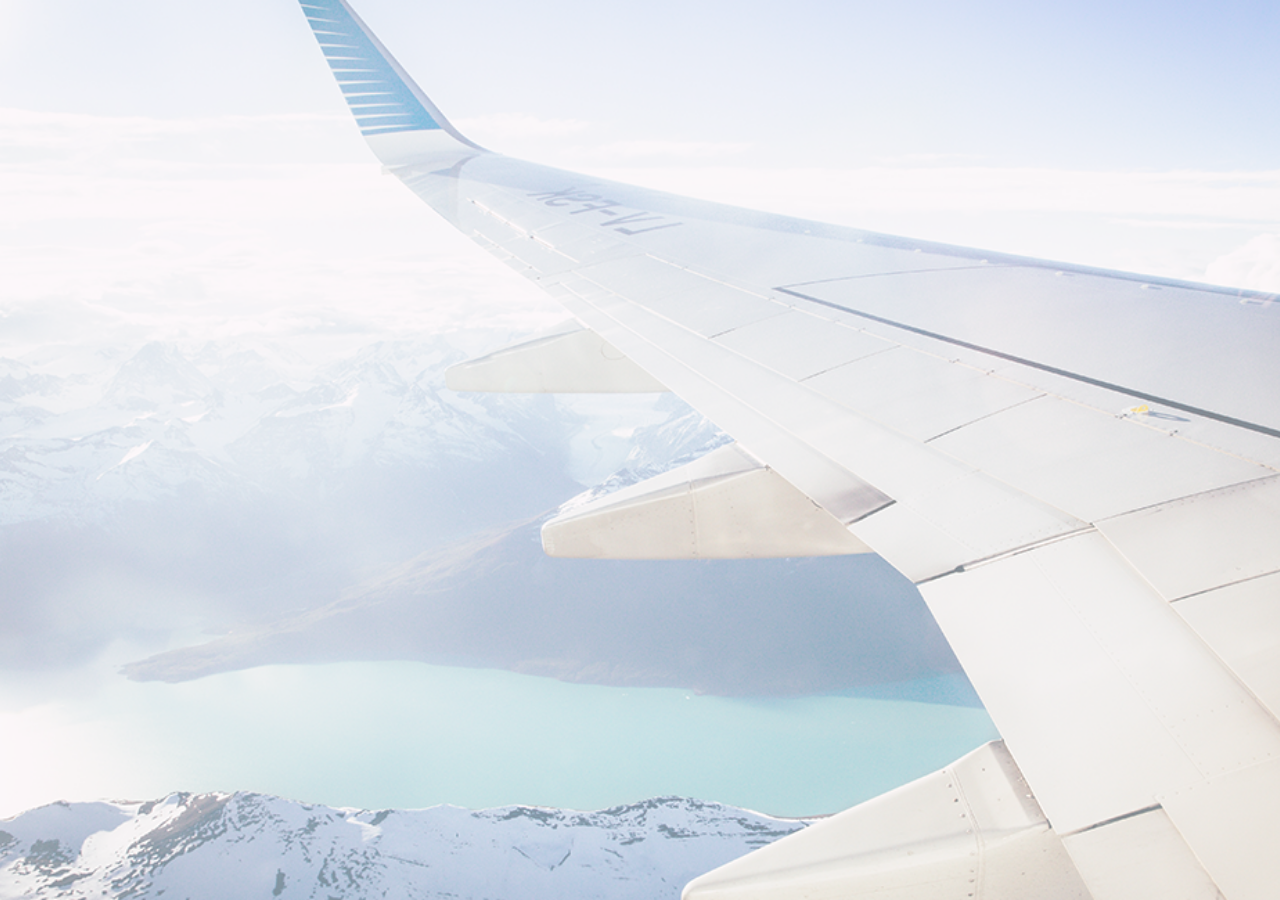
<file: index.html>
<!DOCTYPE html>
<html lang="ru">

<head>
  <meta charset="UTF-8">
  <meta name="viewport" content="width=1100, initial-scale=1.0">
  <meta http-equiv="X-UA-Compatible" content="ie=edge">
  <title>AIR PLANET - главная страница</title>
  <link rel="stylesheet" href="./css/intro.css">
</head>

<body>
  <div class="wrapper">
    <section class="intro">
      <div class="container intro__container">
        <div class="intro__block">
          <div class="intro__logo">
            <img src="./img/logo_intro.png" alt="" class="intro__img">
          </div>
          <a href="./main.html" class="intro__btn">Перейти на сайт</a>
        </div>
      </div>
    </section>
  </div>
</body>

</html>
</file>
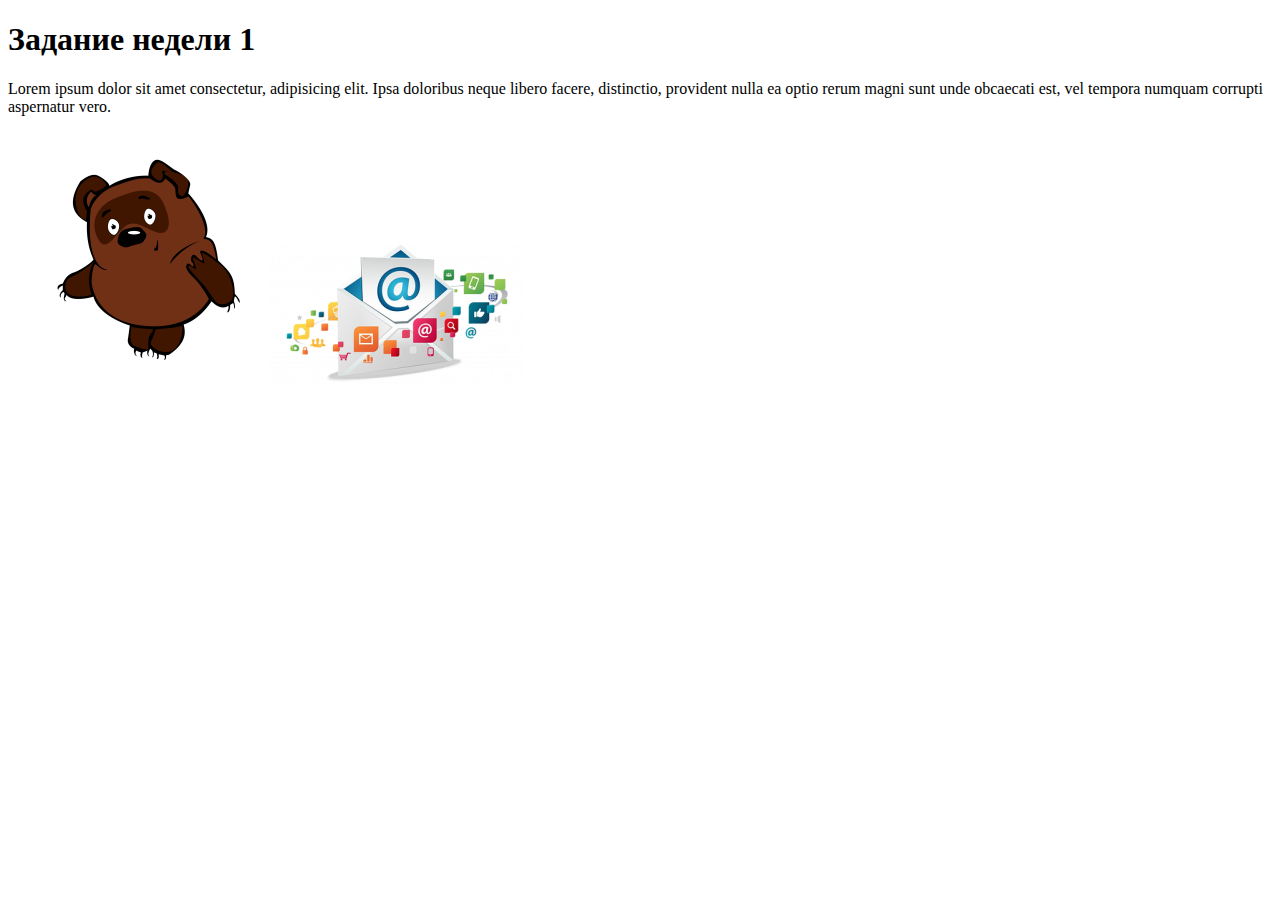
<file: folder/inner/index.html>
<!DOCTYPE html>
<html lang="ru">

<head>
    <meta charset="UTF-8">
    <title>Задание недели 1</title>
</head>

<body>
    <h1>Задание недели 1</h1>
    <p>Lorem ipsum dolor sit amet consectetur, adipisicing elit. Ipsa doloribus neque libero facere, distinctio, provident nulla ea optio rerum magni sunt unde obcaecati est, vel tempora numquam corrupti aspernatur vero.</p>
    <img src="/img/img1.png" alt="Картинка 1">
    <img src="../../img/img2.png" alt="Картинка 2">
</body>

</html>
</file>
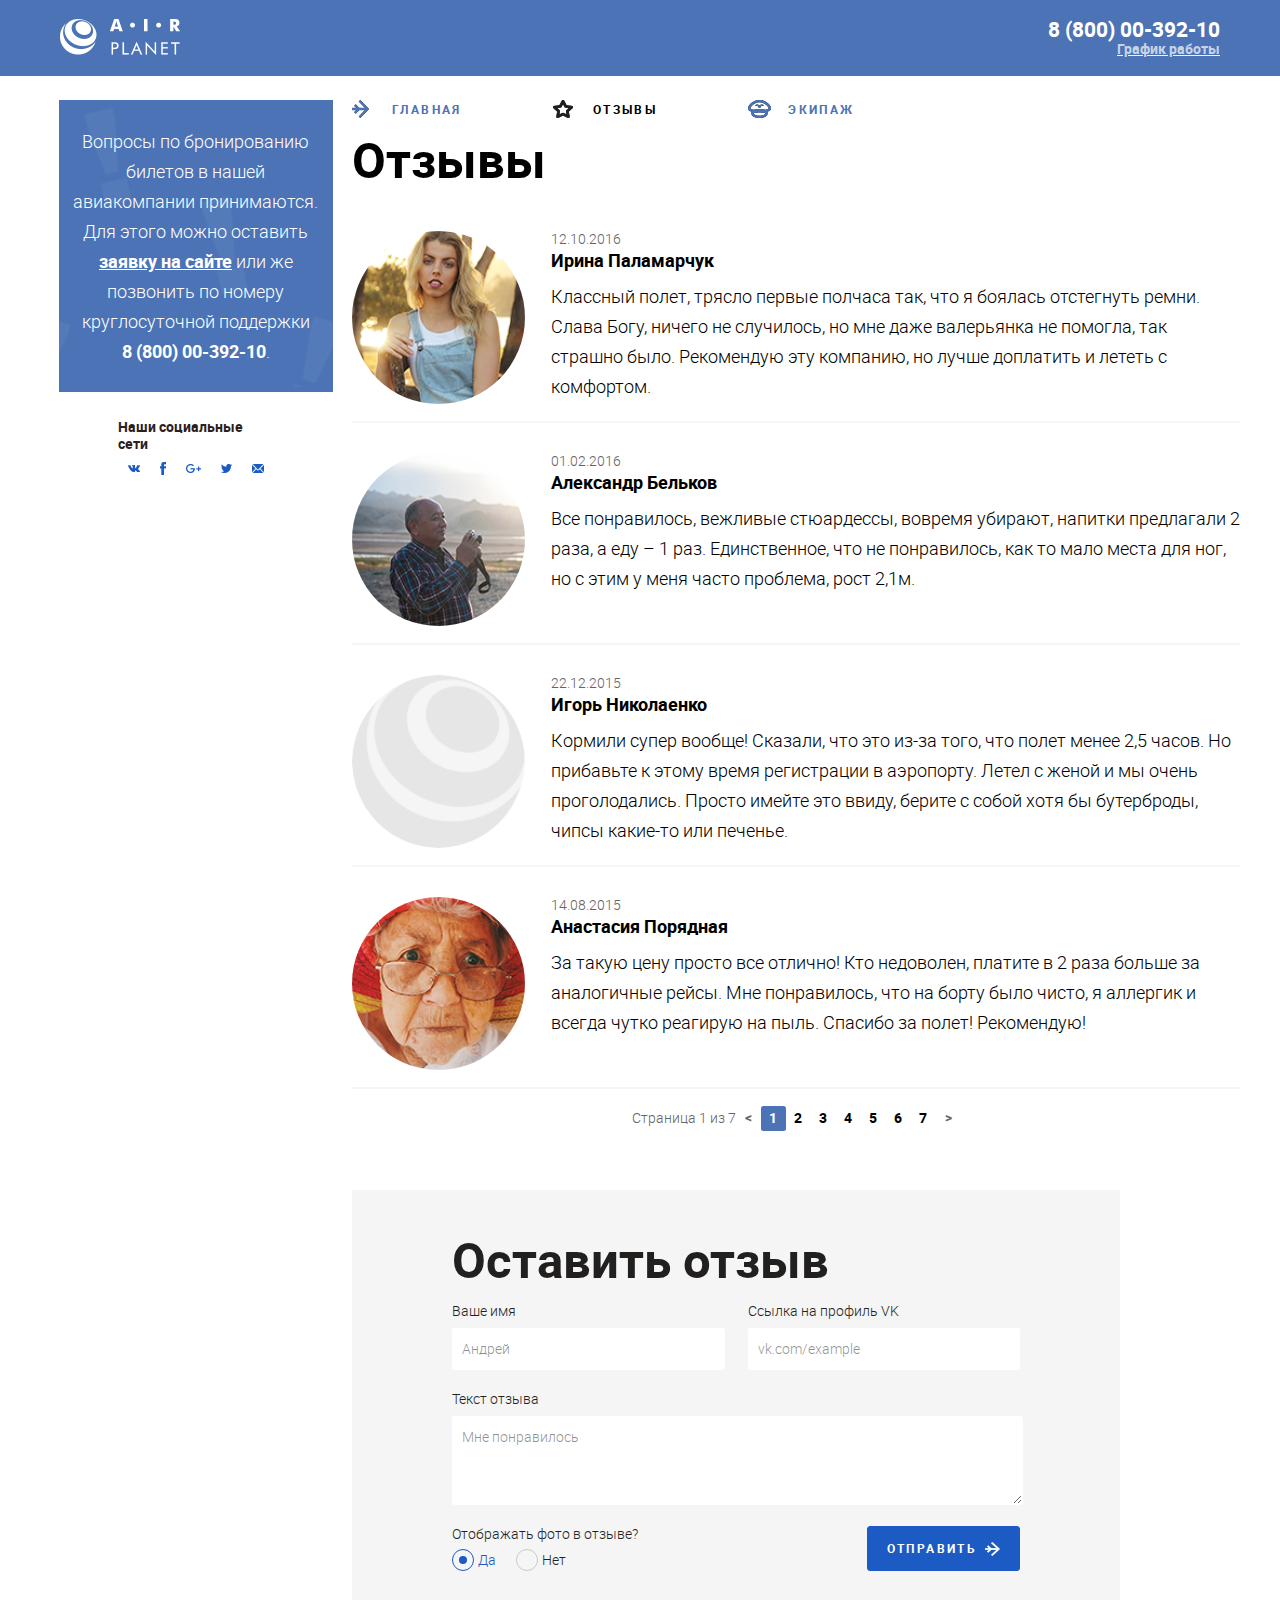
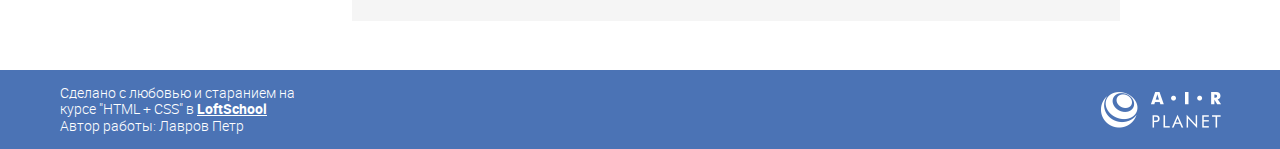
<file: comments.html>
<!DOCTYPE html>
<html lang="ru">

<head>
  <meta charset="UTF-8">
  <meta name="viewport" content="width=1100, initial-scale=1.0">
  <meta http-equiv="X-UA-Compatible" content="ie=edge">
  <title>AIR PLANET - страница отзывов</title>
  <link rel="stylesheet" href="./css/comments.css">
</head>

<body>
  <div class="wrapper">
    <header class="header">
      <div class="container header__container">
        <a href="./" class="logo">
          <img src="./img/airplanet_logo.png" class="logo__pic" alt="Логотип air planet">
        </a>
        <address class="contacts">
          <a href="tel:+7800039210" class="contacts__phone">8 (800) 00-392-10</a>
          <div class="contacts__schedule">
            <u>График работы</u>
            <div class="contacts__dropdown-menu">
              <div class="contacts__dropdown-hours">пн-вс: 09:00-20:00</div>
              <div class="contacts__dropdown-lunch">обед: 14:00-14:30</div>
            </div>
          </div>
        </address>
      </div>
    </header>
    <main class="page-content">
      <div class="container page-content__container">
        <aside class="sidebar">
          <section class="support">
            <div class="container support__container">
              <div class="support__block">
                <p class="support__msg">
                  Вопросы по бронированию билетов в нашей авиакомпании принимаются. Для этого можно
                  оставить <span class="support__msg-hint">заявку на
                    сайте</span> или же позвонить по номеру круглосуточной поддержки <br><span
                    class="support__msg-number">8
                    (800)
                    00-392-10</span>.
                  </br>
              </div>
            </div>
          </section>
          <div class="social-nets">
            <div class="social-nets__title">Наши социальные сети</div>
            <ul class="social-nets__links">
              <li class="social-nets__item">
                <a href="https://vk.com/lavrovpeter" class="social-nets__vk-link"></a>
              </li>
              <li class="social-nets__item">
                <a href="#" class="social-nets__fb-link"></a>
              </li>
              <li class="social-nets__item">
                <a href="#" class="social-nets__gplus-link"></a>
              </li>
              <li class="social-nets__item">
                <a href="#" class="social-nets__twitter-link"></a>
              </li>
              <li class="social-nets__item">
                <a href="#" class="social-nets__mail-link"></a>
              </li>
            </ul>
          </div>
        </aside>

        <div class="main-content">
          <ul class="nav__list">
            <li class="nav__item">
              <a href="./main.html" class="nav__page-link nav__page-link--main--icon">ГЛАВНАЯ</a>
            </li>
            <li class="nav__item nav__item--active">
              <a href="#" class="nav__page-link nav__page-link--feed--icon">ОТЗЫВЫ</a>
            </li>
            <li class="nav__item">
              <a href="./team.html" class="nav__page-link nav__page-link--team--icon">ЭКИПАЖ</a>
            </li>
          </ul>
          <section class="comments">
            <h2 class="comments__title">Отзывы</h2>
            <ul class="comments__posts">
              <li class="comments__post">
                <div class="comments__pic-container">
                  <img src="./img/irina.png" alt="Ирина Паламарчук" class="comments__pic">
                </div>
                <div class="comments__post-item">
                  <div class="comments__post-date">12.10.2016</div>
                  <h3 class="comments__post-subject">Ирина Паламарчук</h3>
                  <p class="comments__post-text">Классный полет, трясло первые полчаса так, что я боялась отстегнуть
                    ремни.
                    Слава Богу, ничего не случилось, но мне даже валерьянка не помогла, так страшно было. Рекомендую эту
                    компанию, но лучше доплатить и лететь с комфортом.</p>
                </div>
              </li>
              <li class="comments__post">
                <div class="comments__pic-container">
                  <img src="./img/alex.png" alt="Александр Бельков" class="comments__pic">
                </div>
                <div class="comments__post-item">
                  <div class="comments__post-date">01.02.2016</div>
                  <h3 class="comments__post-subject">Александр Бельков</h3>
                  <p class="comments__post-text">Все понравилось, вежливые стюардессы, вовремя убирают, напитки
                    предлагали 2
                    раза, а еду – 1 раз. Единственное, что не понравилось, как то мало места для ног, но с этим у меня
                    часто проблема, рост 2,1м.</p>
                </div>
              </li>
              <li class="comments__post">
                <div class="comments__pic-container">
                  <img src="./img/igor.png" alt="Игорь Николаенко" class="comments__pic">
                </div>
                <div class="comments__post-item">
                  <div class="comments__post-date">22.12.2015</div>
                  <h3 class="comments__post-subject">Игорь Николаенко</h3>
                  <p class="comments__post-text">Кормили супер вообще! Сказали, что это из-за того, что полет менее 2,5
                    часов. Но прибавьте к этому время регистрации в аэропорту. Летел с женой и мы очень проголодались.
                    Просто имейте это ввиду, берите с собой хотя бы бутерброды, чипсы какие-то или печенье.</p>
                </div>
              </li>
              <li class="comments__post">
                <div class="comments__pic-container">
                  <img src="./img/nastya.png" alt="Анастасия Порядная" class="comments__pic">
                </div>
                <div class="comments__post-item">
                  <div class="comments__post-date">14.08.2015</div>
                  <h3 class="comments__post-subject">Анастасия Порядная</h3>
                  <p class="comments__post-text">За такую цену просто все отлично! Кто недоволен, платите в 2 раза
                    больше за
                    аналогичные рейсы. Мне понравилось, что на борту было чисто, я аллергик и всегда чутко реагирую на
                    пыль. Спасибо за полет! Рекомендую!</p>
                </div>
              </li>
            </ul>
          </section>
          <div class="pagination">
            <div class="container pagination__container">
              <div class="pagination__display"><span class="pagination__display-text">Cтраница 1 из 7</span></div>
              <div class="pagination__item-arrow">
                <a href="#" class="pagination__button">&lt;</a>
              </div>
              <ul class="pagination__list">
                <li class="pagination__item  pagination__item--active">
                  <a href="#" class="pagination__link">1</a>
                </li>
                <li class="pagination__item">
                  <a href="#" class="pagination__link">2</a>
                </li>
                <li class="pagination__item">
                  <a href="#" class="pagination__link">3</a>
                </li>
                <li class="pagination__item">
                  <a href="#" class="pagination__link">4</a>
                </li>
                <li class="pagination__item">
                  <a href="#" class="pagination__link">5</a>
                </li>
                <li class="pagination__item">
                  <a href="#" class="pagination__link">6</a>
                </li>
                <li class="pagination__item">
                  <a href="#" class="pagination__link">7</a>
                </li>
              </ul>
              <div class="pagination__item-arrow">
                <a href="#" class="pagination__button">&gt;</a>
              </div>
            </div>
          </div>
          <section class="form-section">
            <div class="container form__container">
              <div class="form">
                <form action="" method="GET" class="form__elem">
                  <h2 class="form__title">Оставить отзыв</h2>
                  <div class="form__row">
                    <label for="" class="form__block">
                      <div class="form__block-title">Ваше имя</div>
                      <input type="text" name="" id="" class="form__input" placeholder="Андрей">
                    </label>
                    <label for="" class="form__block">
                      <div class="form__block-title">Ссылка на профиль VK</div>
                      <input type="text" name="" id="" class="form__input" placeholder="vk.com/example">
                    </label>
                  </div>
                  <div class="form__row">
                    <div class="form__block">
                      <div class="form__block-title">Текст отзыва</div>
                      <textarea type="text" name="" class="form__input form__input--textarea"
                        placeholder="Мне понравилось"></textarea>
                    </div>
                  </div>
                  <div class="form__row">
                    <div class="form__question">
                      <div class="form__question-options">
                        <div class="form__question-text">Отображать фото в отзыве?</div>
                        <div class="form__question-labels">
                          <label class="form__question-option" for="form__answer-yes">
                            <div class="form__question-checkbox">
                              <input type="radio" class="form__question-choose" name="show-photo" id="form__answer-yes"
                                checked>
                              <div class="form__question-radio">
                                <div class="form__question-inner"></div>
                              </div>
                              <div class="form__question-title">
                                Да
                              </div>
                            </div>
                          </label>
                          <label class="form__question-option" for="form__answer-no">
                            <div class="form__question-checkbox">
                              <input type="radio" class="form__question-choose" name="show-photo" id="form__answer-no">
                              <div class="form__question-radio">
                                <div class="form__question-inner"></div>
                              </div>
                              <div class="form__question-title">
                                Нет
                              </div>
                            </div>
                          </label>
                        </div>
                      </div>
                      <div class="form__button">
                        <label class="form__button-label" for="form__submit-button">
                          <button type="submit" tabindex="0" class="form__submit-button" id="form__submit-button">Отправить</button>
                          <!-- <div class="form__submit-img">Отправить</div> -->
                        </label>
                        </input>
                      </div>
                    </div>
                </form>
              </div>
            </div>
          </section>
        </div>
      </div>



    </main>
    <footer class="footer">
      <div class="container footer__container">
        <div class="about-authors">
          Сделано с любовью и старанием на курсе "HTML + CSS" в <a href="https://loftschool.com"
            class="loftschool-link">LoftSchool</a> Автор работы:
          Лавров Петр
        </div>
        <div class="logo-pic">
          <img src="./img/airplanet_logo.png" class="logo-pic__img" alt="Логотип air planet">
        </div>

      </div>
    </footer>
  </div>

  </div>
</body>

</html>
</file>
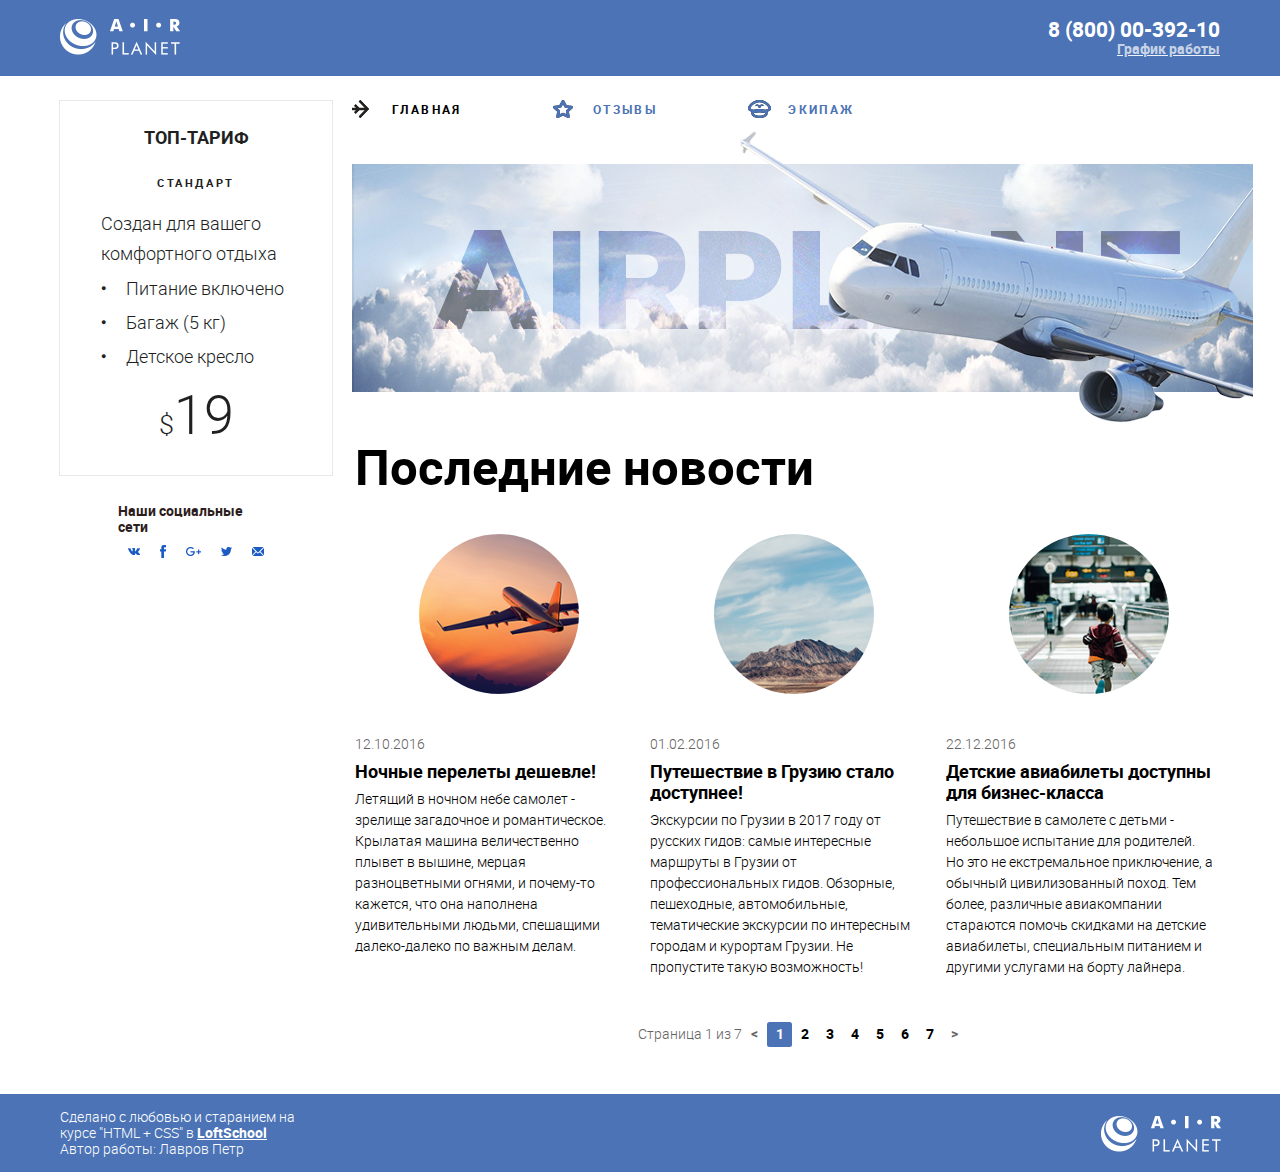
<file: main.html>
<!DOCTYPE html>
<html lang="ru">

<head>
    <meta charset="UTF-8">
    <meta name="viewport" content="width=1100, initial-scale=1.0">
    <meta http-equiv="X-UA-Compatible" content="ie=edge">
    <title>AIR PLANET - главная страница</title>
    <link rel="stylesheet" href="./css/main.css">
</head>
<body>
    <div class="wrapper">
        <header class="header">
            <div class="container header__container">
                <a href="./" class="logo">
                    <img src="./img/airplanet_logo.png" class="logo__pic" alt="Логотип air planet">
                </a>
                <div class="contacts">
                    <a href="tel:+7800039210" class="contacts__phone">8 (800) 00-392-10</a>
                    <div class="contacts__schedule">
                        <u>График работы</u>
                        <div class="contacts__dropdown-menu">
                            <div class="contacts__dropdown-hours">пн-вс: 09:00-20:00</div>
                            <div class="contacts__dropdown-lunch">обед: 14:00-14:30</div>
                        </div>
                    </div>
                </div>
            </div>
        </header>
        <main class="page-content">
            <div class="container page-content__container">
                <aside class="sidebar">
                    <div class="rate">
                        <div class="rate__item">
                            <div class="rate__toprate-title">
                                ТОП-ТАРИФ
                            </div>
                            <h4 class="rate__title">СТАНДАРТ</h4>
                            <div class="rate__desc">
                                <div class="rate__desc-title">Создан для вашего комфортного отдыха</div>
                                <ul class="rate__item-list">
                                    <li class="rate__desc-item">Питание включено</li>
                                    <li class="rate__desc-item">Багаж (5 кг)</li>
                                    <li class="rate__desc-item">Детское кресло</li>
                                </ul>
                                <h2 class="rate__price">19</h2>
                            </div>
                        </div>
                    </div>
                    <div class="social-nets">
                        <div class="social-nets__title">Наши социальные сети</div>
                        <ul class="social-nets__links">
                            <li class="social-nets__item">
                              <a href="https://vk.com/lavrovpeter" class="social-nets__vk-link"></a>
                            </li>
                            <li class="social-nets__item">
                              <a href="#" class="social-nets__fb-link"></a>
                            </li>
                            <li class="social-nets__item">
                              <a href="#" class="social-nets__gplus-link"></a>
                            </li>
                            <li class="social-nets__item">
                              <a href="#" class="social-nets__twitter-link"></a>
                            </li>
                            <li class="social-nets__item">
                              <a href="#" class="social-nets__mail-link"></a>
                            </li>
                          </ul>
                    </div>
                </aside>
                <div class="main-content">
                    <nav class="nav">
                        <ul class="nav__list">
                            <li class="nav__item nav__item--active">
                                <a href="#" class="nav__page-link nav__page-link--main--icon">ГЛАВНАЯ</a>
                            </li>
                            <li class="nav__item">
                                <a href="./comments.html" class="nav__page-link nav__page-link--feed--icon">ОТЗЫВЫ</a>
                            </li>
                            <li class="nav__item">
                                <a href="./team.html" class="nav__page-link nav__page-link--team--icon">ЭКИПАЖ</a>
                            </li>
                        </ul>
                    </nav>
                    <img src="./img/airplanet.png" alt="Логотип air planet" class="airplanet-logo">
                    <!-- <section class="rates">
                        <h2 class="rates__title">Тарифы</h2>
                        <ul class="rates__list">
                            <li class="rates__item">
                                <div class="rates__logo-container">
                                    <img src="./img/flower.png" alt="Тариф Стандарт" class="rates__logo">
                                </div>
                                <h4 class="rates__title">СТАНДАРТ</h4>
                                <div class="rates__desc">
                                    <div class="rates__desc-title">Создан для вашего комфортного отдыха</div>
                                    <ul class="rates__item-list">
                                        <li class="rates__desc-item">Питание включено</li>
                                        <li class="rates__desc-item">Багаж (5 кг)</li>
                                        <li class="rates__desc-item">Детское кресло</li>
                                    </ul>
                                    <h2 class="rates__price">19</h2>
                                </div>
                            </li>
                            <li class="rates__item">
                                <div class="rates__logo-container">
                                    <img src="./img/star.png" alt="Тариф Премиум" class="rates__logo"></div>
                                <h4 class="rates__title">ПРЕМИУМ</h4>
                                <div class="rates__desc">
                                    <div class="rates__desc-title">Для любителей<br>хороших впечатлений</div>
                                    <ul class="rates__item-list">
                                        <li class="rates__desc-item">Питание включено</li>
                                        <li class="rates__desc-item">Багаж (5 кг)</li>
                                        <li class="rates__desc-item">Детское кресло</li>
                                    </ul>
                                    <h2 class="rates__price">39</h2>
                                </div>
                            </li>
                            <li class="rates__item">
                                <div class="rates__logo-container">
                                    <img src="./img/palette.png" alt="Тариф Лакшери" class="rates__logo"></div>
                                <h4 class="rates__title">ЛАКШЕРИ</h4>
                                <div class="rates__desc">
                                    <div class="rates__desc-title">Все самое лучшее<br>и незабываемое</div>
                                    <ul class="rates__item-list">
                                        <li class="rates__desc-item">Питание включено</li>
                                        <li class="rates__desc-item">Багаж (5 кг)</li>
                                        <li class="rates__desc-item">Детское кресло</li>
                                    </ul>
                                    <h2 class="rates__price">99</h2>
                                </div>
                            </li>
                        </ul>
                    </section> -->
                    <section class="news">
                        <h2 class="news__title">Последние новости</h2>
                        <ul class="news__posts">
                            <li class="news__post">
                                <div class="news__pic-container">
                                    <img src="./img/planeflying.png" alt="Ночные перелеты" class="news__pic">
                                </div>
                                <div class="news__post-item">
                                    <div class="news__post-date">12.10.2016</div>
                                    <h3 class="news__post-subject">Ночные перелеты дешевле!</h3>
                                    <p class="news__post-text">Летящий в ночном небе самолет - зрелище загадочное и
                                        романтическое. Крылатая машина величественно плывет в вышине, мерцая
                                        разноцветными
                                        огнями, и почему-то кажется, что она наполнена удивительными людьми, спешащими
                                        далеко-далеко по важным делам.</p>
                                </div>
                            </li>
                            <li class="news__post">
                                <div class="news__pic-container">
                                    <img src="./img/georia.png" alt="Путешествие в Грузию" class="news__pic">
                                </div>
                                <div class="news__post-item">
                                    <div class="news__post-date">01.02.2016</div>
                                    <h3 class="news__post-subject">Путешествие в Грузию стало доступнее!</h3>
                                    <p class="news__post-text">Экскурсии по Грузии в 2017 году от русских гидов: самые
                                        интересные маршруты в Грузии от профессиональных гидов. Обзорные, пешеходные,
                                        автомобильные, тематические экскурсии по интересным городам и курортам Грузии.
                                        Не пропустите такую возможность!</p>
                                </div>
                            </li>
                            <li class="news__post">
                                <div class="news__pic-container">
                                    <img src="./img/child_tickets.png" alt="Детские авиабилеты" class="news__pic">
                                </div>
                                <div class="news__post-item">
                                    <div class="news__post-date">22.12.2016</div>
                                    <h3 class="news__post-subject">Детские авиабилеты доступны для бизнес-класса</h3>
                                    <p class="news__post-text">Путешествие в самолете с детьми - небольшое испытание для
                                        родителей. Но это не екстремальное приключение, а обычный цивилизованный поход.
                                        Тем
                                        более, различные авиакомпании стараются помочь скидками на детские авиабилеты,
                                        специальным питанием и другими услугами на борту лайнера.</p>
                                </div>
                            </li>
                        </ul>
                    </section>
                    <div class="pagination">
                        <div class="container pagination__container">
                            <div class="pagination__display"><span class="pagination__display-text">Cтраница 1 из
                                    7</span></div>
                            <div class="pagination__item-arrow">
                                <a href="#" class="pagination__button">&lt;</a>
                            </div>
                            <ul class="pagination__list">
                                <li class="pagination__item  pagination__item--active">
                                    <a href="#" class="pagination__link">1</a>
                                </li>
                                <li class="pagination__item">
                                    <a href="#" class="pagination__link">2</a>
                                </li>
                                <li class="pagination__item">
                                    <a href="#" class="pagination__link">3</a>
                                </li>
                                <li class="pagination__item">
                                    <a href="#" class="pagination__link">4</a>
                                </li>
                                <li class="pagination__item">
                                    <a href="#" class="pagination__link">5</a>
                                </li>
                                <li class="pagination__item">
                                    <a href="#" class="pagination__link">6</a>
                                </li>
                                <li class="pagination__item">
                                    <a href="#" class="pagination__link">7</a>
                                </li>
                            </ul>
                            <div class="pagination__item-arrow">
                                <a href="#" class="pagination__button">&gt;</a>
                            </div>
                        </div>
                    </div>
                </div>
            </div>
        </main>
        <footer class="footer">
            <div class="container footer__container">
                <div class="about-authors">
                    Сделано с любовью и старанием на курсе "HTML + CSS" в <a href="https://loftschool.com"
                        class="loftschool-link">LoftSchool</a> Автор работы:
                    Лавров Петр
                </div>
                <div class="logo-pic">
                    <img src="./img/airplanet_logo.png" class="logo-pic__img" alt="Логотип air planet">
                </div>
            </div>
        </footer>
    </div>
</body>

</html>
</file>
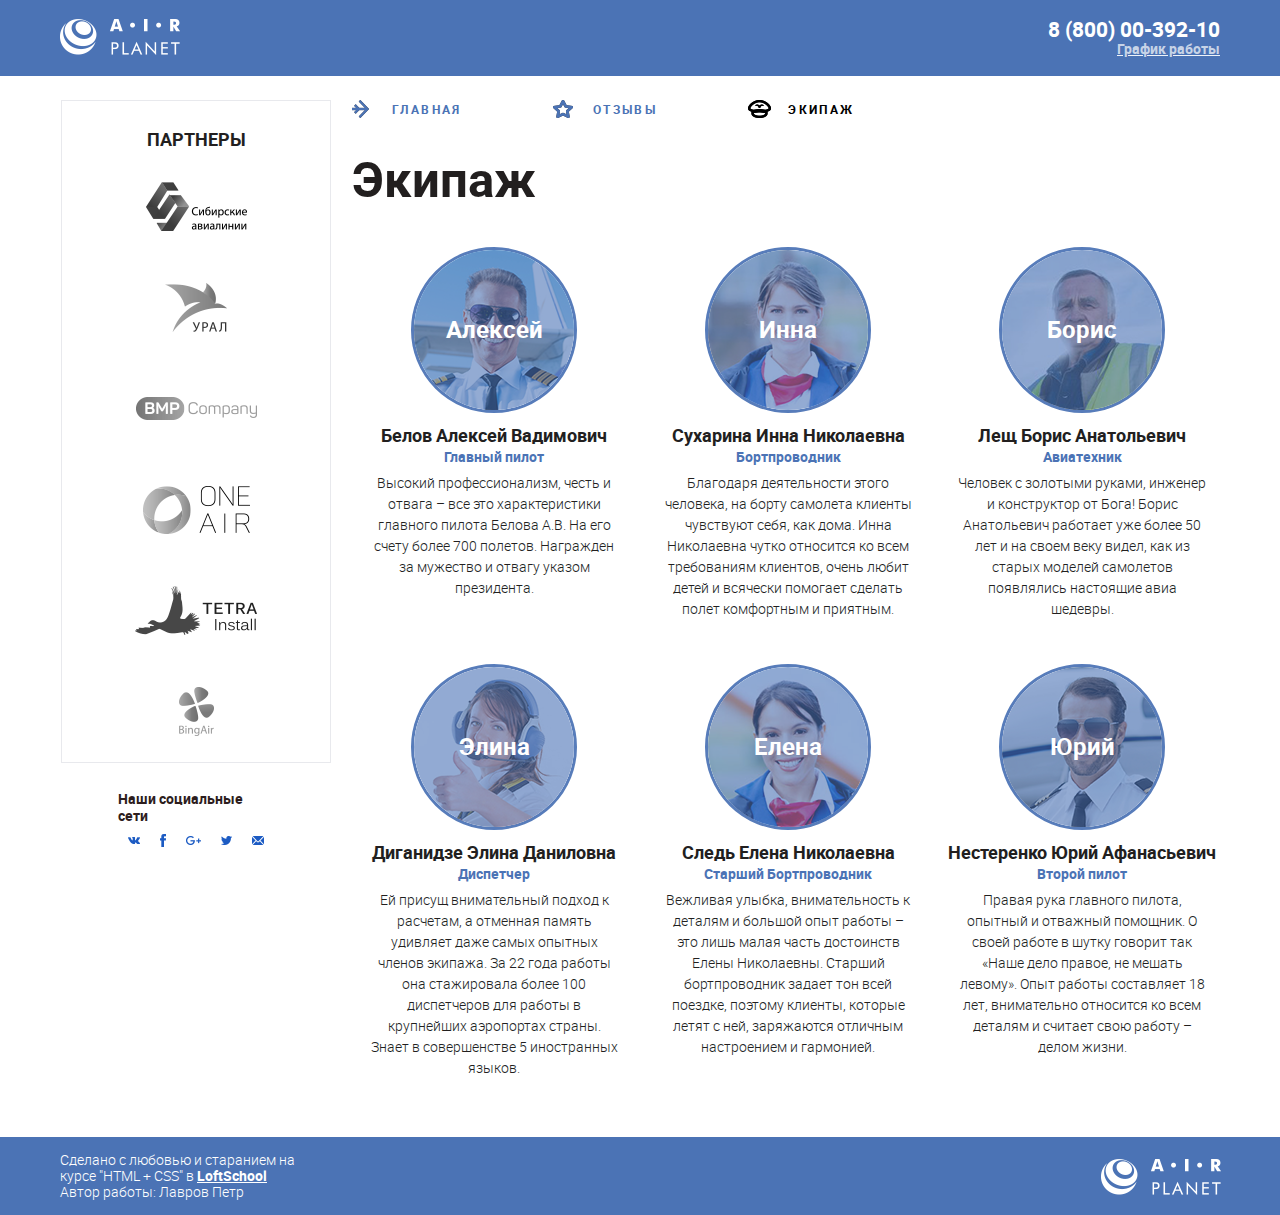
<file: team.html>
<!DOCTYPE html>
<html lang="ru">

<head>
  <meta charset="UTF-8">
  <meta name="viewport" content="width=1100, initial-scale=1.0">
  <meta http-equiv="X-UA-Compatible" content="ie=edge">
  <title>AIR PLANET - экипаж</title>
  <link rel="stylesheet" href="./css/team.css">
</head>
<body>
  <div class="wrapper">
    <header class="header">
      <div class="container header__container">
        <a href="./" class="logo">
          <img src="./img/airplanet_logo.png" class="logo__pic" alt="Логотип air planet">
        </a>
        <address class="contacts">
          <a href="tel:+7800039210" class="contacts__phone">8 (800) 00-392-10</a>
          <div class="contacts__schedule">
              <u>График работы</u>
              <div class="contacts__dropdown-menu">
                  <div class="contacts__dropdown-hours">пн-вс: 09:00-20:00</div>
                  <div class="contacts__dropdown-lunch">обед: 14:00-14:30</div>
              </div>
          </div>
        </address>
      </div>
    </header>
    <main class="page-content">
      <div class="container page-content__container">
        <aside class="sidebar">
          <section class="partners">
            <h2 class="partners__title">
              Партнеры
            </h2>
            <ul class="partners__list">
              <li class="partners__partner">
                <img src="./img/sib_air.png" alt="Сибирские авиалинии" class="partners__pic">
              </li>
              <li class="partners__partner">
                <img src="./img/ural.png" alt="Урал" class="partners__pic">
              </li>
              <li class="partners__partner">
                <img src="./img/bmp_company.png" alt="BMP Company" class="partners__pic">
              </li>
              <li class="partners__partner">
                <img src="./img/one air.png" alt="ONE AIR" class="partners__pic">
              </li>
              <li class="partners__partner">
                <img src="./img/tetra_install.png" alt="TETRA Install" class="partners__pic">
              </li>
              <li class="partners__partner">
                <img src="./img/bing_air.png" alt="Bing Air" class="partners__pic">
              </li>
            </ul>
          </section>
          <div class="social-nets">
              <div class="social-nets__title">Наши социальные сети</div>
              <ul class="social-nets__links">
                <li class="social-nets__item">
                  <a href="https://vk.com/lavrovpeter" class="social-nets__vk-link"></a>
                </li>
                <li class="social-nets__item">
                  <a href="#" class="social-nets__fb-link"></a>
                </li>
                <li class="social-nets__item">
                  <a href="#" class="social-nets__gplus-link"></a>
                </li>
                <li class="social-nets__item">
                  <a href="#" class="social-nets__twitter-link"></a>
                </li>
                <li class="social-nets__item">
                  <a href="#" class="social-nets__mail-link"></a>
                </li>
              </ul>
            </div>
        </aside>
        <div class="main-content">
          <nav class="nav">
            <ul class="nav__list">
              <li class="nav__item">
                <a href="./main.html" class="nav__page-link nav__page-link--main--icon">ГЛАВНАЯ</a>
              </li>
              <li class="nav__item">
                <a href="./comments.html" class="nav__page-link nav__page-link--feed--icon">ОТЗЫВЫ</a>
              </li>
              <li class="nav__item nav__item--active">
                <a href="#" class="nav__page-link nav__page-link--team--icon">ЭКИПАЖ</a>
              </li>
            </ul>
          </nav>
          <section class="team">
            <h2 class="team__title">Экипаж</h2>
            <ul class="team__list">
              <li class="team__member">
                <article class="team__container">
                  <div class="team__logo-container">
                    <div class="team__logo-name">Алексей</div>
                    <img src="./img/belov.png" alt="Алексей" class="team__logo">
                  </div>
                  <h4 class="team__name">Белов Алексей Вадимович</h4>
                  <div class="team__desc">
                    <div class="team__position">Главный пилот</div>
                    <p class="team__member-profile">
                      Высокий профессионализм, честь и отвага – все это характеристики главного пилота Белова А.В. На
                      его счету более 700 полетов. Награжден за мужество и отвагу указом президента.
                    </p>
                  </div>
                </article>
              </li>
              <li class="team__member">
                <article class="team__container">
                  <div class="team__logo-container">
                    <div class="team__logo-name">Инна</div>
                    <img src="./img/sukharina.png" alt="Инна" class="team__logo">
                  </div>
                  <h4 class="team__name">Сухарина Инна Николаевна</h4>
                  <div class="team__desc">
                    <div class="team__position">Бортпроводник</div>
                    <p class="team__member-profile">
                      Благодаря деятельности этого человека, на борту самолета клиенты чувствуют себя, как дома. Инна
                      Николаевна чутко относится ко всем требованиям клиентов, очень любит детей и всячески помогает
                      сделать полет комфортным и приятным.
                    </p>
                  </div>
                </article>
              </li>
              <li class="team__member">
                <article class="team__container">
                  <div class="team__logo-container">
                    <div class="team__logo-name">Борис</div>
                    <img src="./img/lesh.png" alt="Борис" class="team__logo">
                  </div>
                  <h4 class="team__name">Лещ Борис Анатольевич</h4>
                  <div class="team__desc">
                    <div class="team__position">Авиатехник</div>
                    <p class="team__member-profile">
                      Человек с золотыми руками, инженер и конструктор от Бога! Борис Анатольевич работает уже более 50
                      лет и на своем веку видел, как из старых моделей самолетов появлялись настоящие авиа шедевры.
                    </p>
                  </div>
                </article>
              </li>
              <li class="team__member">
                <article class="team__container">
                  <div class="team__logo-container">
                    <div class="team__logo-name">Элина</div>
                    <img src="./img/diganidze.png" alt="Элина" class="team__logo">
                  </div>
                  <h4 class="team__name">Диганидзе Элина Даниловна</h4>
                  <div class="team__desc">
                    <div class="team__position">Диспетчер</div>
                    <p class="team__member-profile">
                      Ей присущ внимательный подход к расчетам, а отменная память удивляет даже самых опытных членов
                      экипажа. За 22 года работы она стажировала более 100 диспетчеров для работы в крупнейших
                      аэропортах страны. Знает в совершенстве 5 иностранных языков.
                    </p>
                  </div>
                </article>
              </li>
              <li class="team__member">
                <article class="team__container">
                  <div class="team__logo-container">
                    <div class="team__logo-name">Елена</div>
                    <img src="./img/sledj.png" alt="Елена" class="team__logo">
                  </div>
                  <h4 class="team__name">Следь Елена Николаевна</h4>
                  <div class="team__desc">
                    <div class="team__position">Старший Бортпроводник</div>
                    <p class="team__member-profile">
                      Вежливая улыбка, внимательность к деталям и большой опыт работы – это лишь малая часть достоинств
                      Елены Николаевны. Старший бортпроводник задает тон всей поездке, поэтому клиенты, которые летят с
                      ней, заряжаются отличным настроением и гармонией.
                    </p>
                  </div>
                </article>
              </li>
              <li class="team__member">
                <article class="team__container">
                  <div class="team__logo-container">
                    <div class="team__logo-name">Юрий</div>
                    <img src="./img/nesterenko.png" alt="Юрий" class="team__logo">
                  </div>
                  <h4 class="team__name">Нестеренко Юрий Афанасьевич</h4>
                  <div class="team__desc">
                    <div class="team__position">Второй пилот</div>
                    <p class="team__member-profile">
                      Правая рука главного пилота, опытный и отважный помощник. О своей работе в шутку говорит так «Наше
                      дело правое, не мешать левому». Опыт работы составляет 18 лет, внимательно относится ко всем
                      деталям и считает свою работу – делом жизни.
                    </p>
                  </div>
                </article>
              </li>
            </ul>
          </section>

        </div>
      </div>
    </main>
    <footer class="footer">
      <div class="container footer__container">
        <div class="about-authors">
          Сделано с любовью и старанием на курсе "HTML + CSS" в <a href="https://loftschool.com"
            class="loftschool-link">LoftSchool</a> Автор работы:
          Лавров Петр
        </div>
        <div class="logo-pic">
          <img src="./img/airplanet_logo.png" class="logo-pic__img" alt="Логотип air planet">
        </div>
      </div>
    </footer>
  </div>
</body>

</html>
</file>
<file: css/intro.css>
.intro {
  position: absolute;
  top: 0;
  left: 0;
  width: 100%;
  height: 100%;
  background: url(../img/intro-bg.png) center center / cover no-repeat;
}

.intro__container {
  display: flex;
  justify-content: center;
  align-items: center;
  position: absolute;
  top: 0;
  left: 0;
  right: 0;
  bottom: 0;
  background: rgba(255, 255, 255, .5);
}

.intro__logo {
  display: flex;
  margin-bottom: 40px;
}

.intro__btn {
  display: flex;
  align-items: center;
  align-content: center;
  border-radius: 3px;
  border: solid 1px #1c5bc3;
  text-transform: uppercase;
  font-family: "roboto";
  font-size: 12px;
  font-weight: bold;
  font-style: normal;
  padding: 14.5px 19px;
  letter-spacing: 2.4px;
  color: #1c5bc4;
  text-decoration: none;
  transition: background .3s, color .3s;
}

.intro__btn:after {
  display: inline-block;
  content: "";
  margin-left: 8px;
  width: 15px;
  height: 14px;
  background: url(../img/intro_sprite.png) no-repeat;
  overflow: hidden;
  text-indent: -9999px;
  text-align: left;
  background-position: -5px -0px;
}

.intro__btn:before {
  display: inline-block;
  position: absolute;
  content: "";
  left: 165px;
  margin-left: 8px;
  width: 15px;
  height: 14px;
  background: url(../img/intro_sprite.png) no-repeat;
  overflow: hidden;
  text-indent: -9999px;
  text-align: left;
  background-position: -5px -19px;
  opacity: 0;
  transition: opacity .3s;
}

.intro__btn:hover:before {
  opacity: 1;
}

.intro__btn:hover {
  transition: .3s;
  background: #1c5bc4;
  color: #fff;
}

.intro__btn:active:before {
  opacity: 1;
}

.intro__btn:active {
  transition: .3s;
  background: #1c5bc4;
  color: #fff;
}

.intro__block {
  display: flex;
  position: relative;
  flex-direction: column;
  align-items: center;
  opacity: 0;
  animation: welcome-animation .6s 1s forwards;
}

@keyframes welcome-animation {
  from {
    opacity: 0;
  }

  25% {
    transform: translateY(-60px);

  }

  50% {
    transform: translateY(0px);
  }

  75% {
    transform: translateY(-20px);
  }

  85% {
    opacity: 1;
  }

  to {
    opacity: 1;
  }
}
</file>
<file: css/comments.css>
@import url(./normalize.css);
@import url(./fonts.css);
@import url(./base.css);
@import url(./header.css);
@import url(./comments__main-content.css);
@import url(./footer.css);
</file>
<file: css/main.css>
@import url(./normalize.css);
@import url(./fonts.css);
@import url(./base.css);
@import url(./header.css);
@import url(./index__main-content.css);
@import url(./footer.css);
</file>
<file: css/team.css>
@import url(./normalize.css);
@import url(./fonts.css);
@import url(./base.css);
@import url(./header.css);
@import url(./team__main-content.css);
@import url(./footer.css);
</file>
